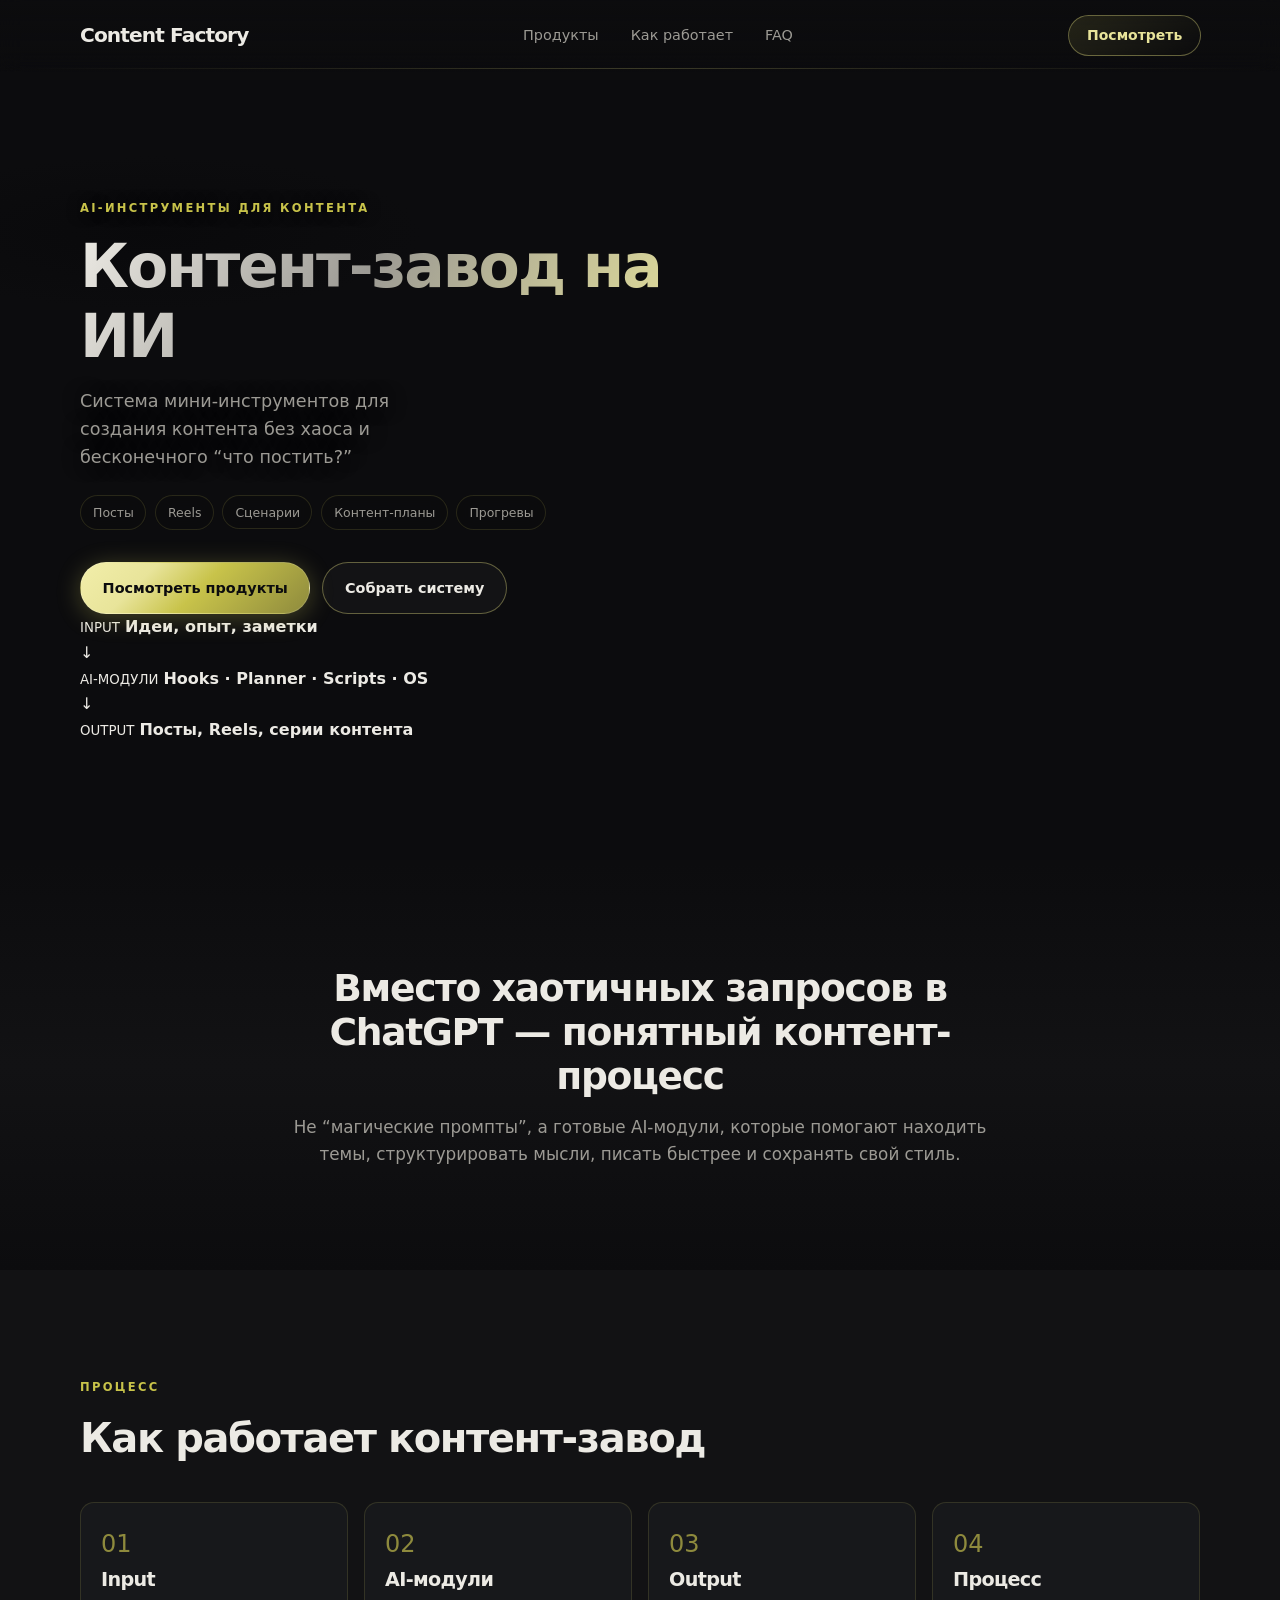
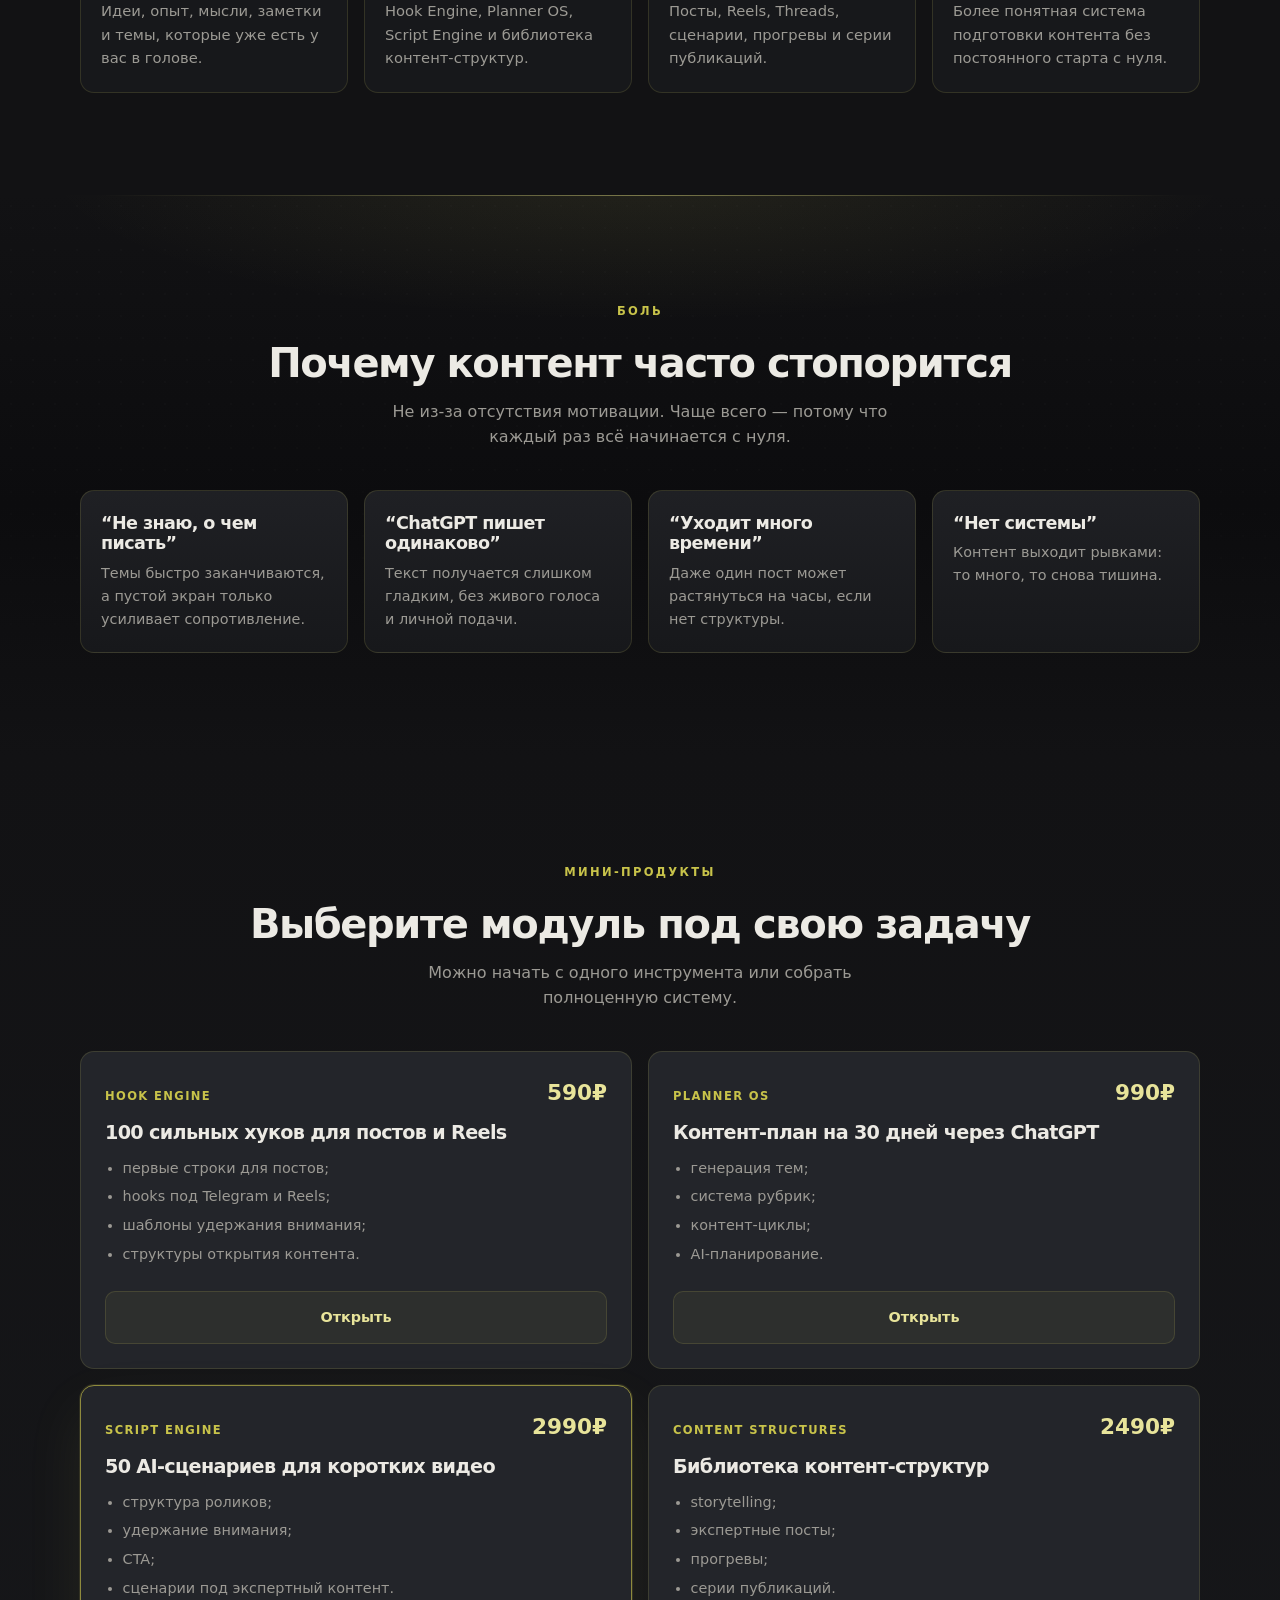
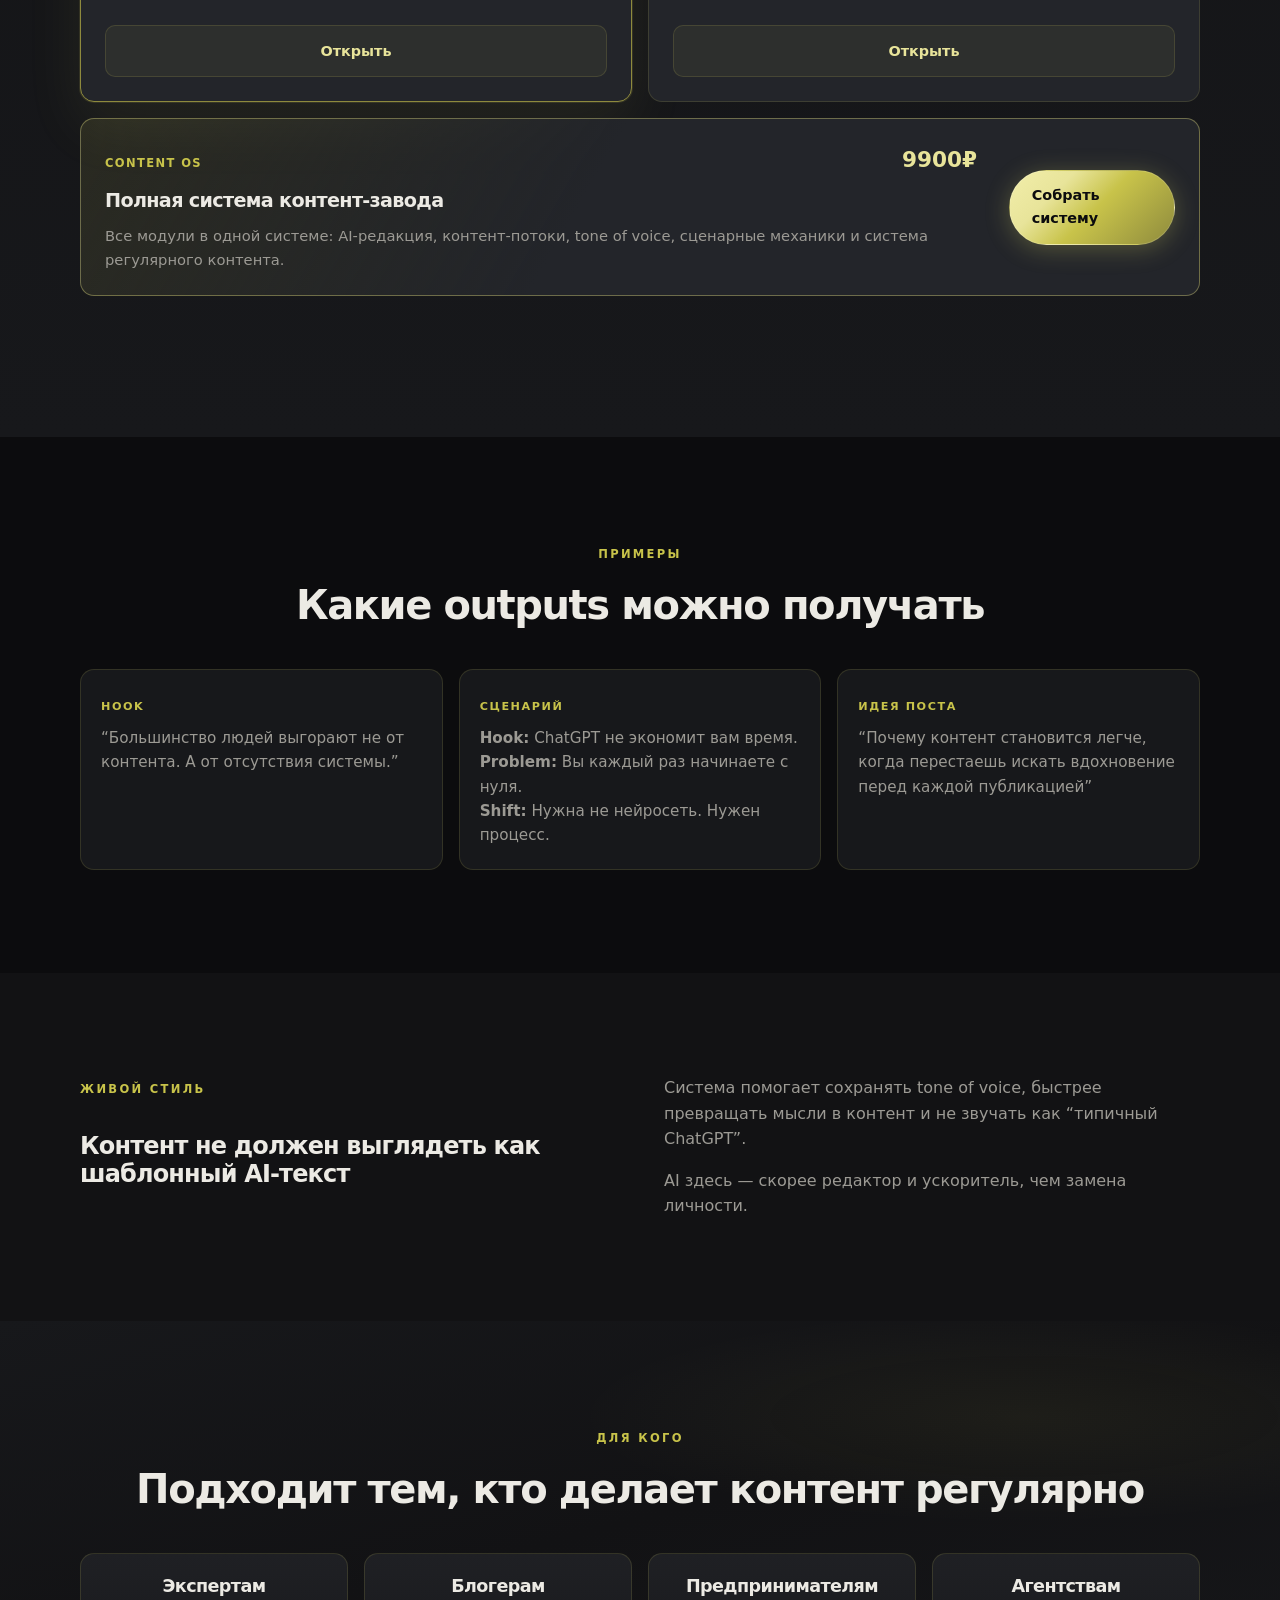
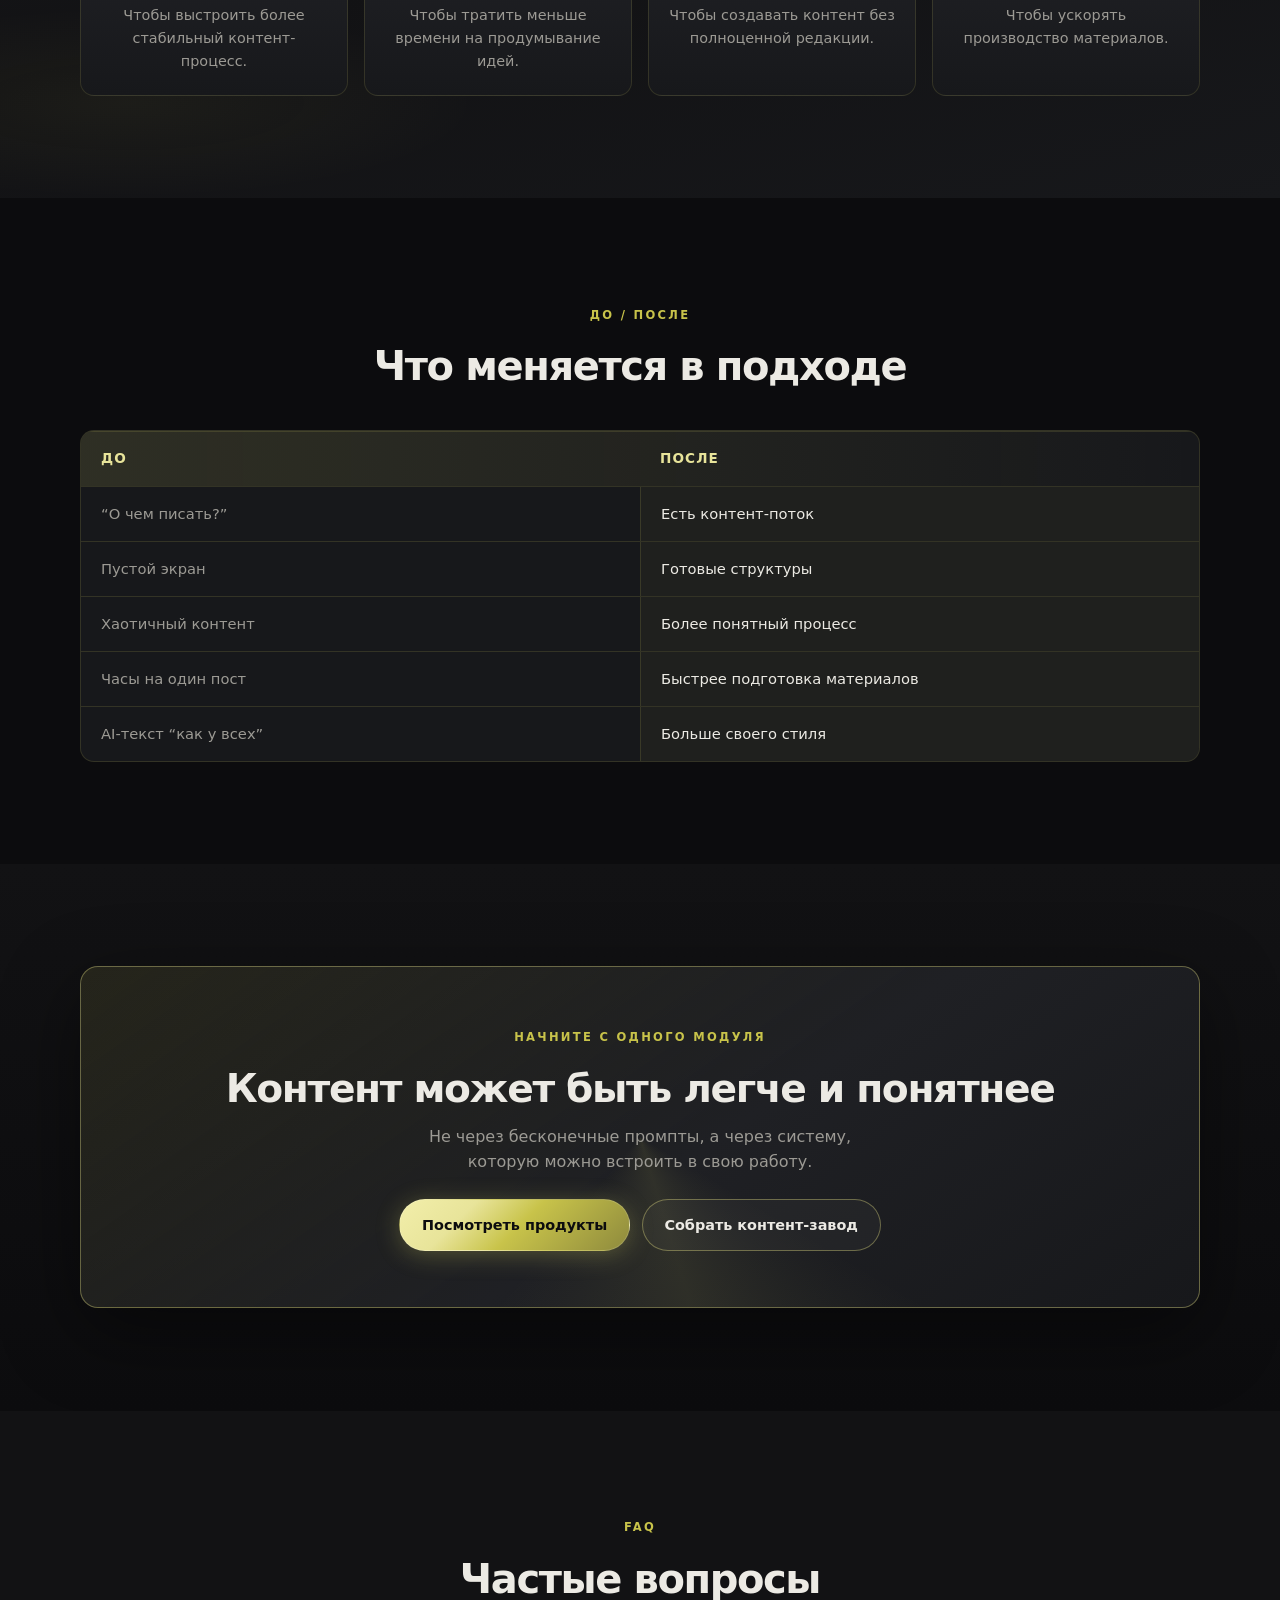
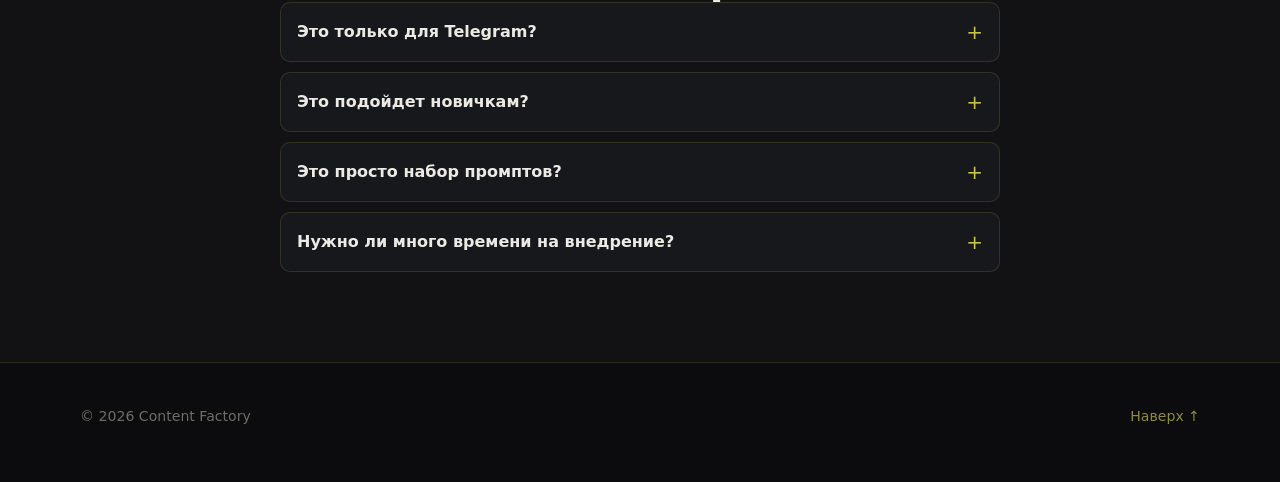
<file: index (4).html>
<!DOCTYPE html>
<html lang="ru">
<head>
  <meta charset="UTF-8" />
  <meta name="viewport" content="width=device-width, initial-scale=1.0" />
  <title>Контент-завод на ИИ</title>
  <meta name="description" content="Система мини-инструментов для создания контента с помощью ИИ: хуки, сценарии, контент-планы и Content OS." />
  <link rel="preconnect" href="https://fonts.googleapis.com">
  <link rel="preconnect" href="https://fonts.gstatic.com" crossorigin>
  <link href="https://fonts.googleapis.com/css2?family=Inter:wght@400;500;600;700;800&display=swap" rel="stylesheet">
  <link rel="stylesheet" href="styles.css" />
</head>
<body>
  <header class="site-header">
    <div class="container header-inner">
      <a class="logo" href="#top">Content Factory</a>
      <nav class="nav" aria-label="Основная навигация">
        <a href="#products">Продукты</a>
        <a href="#how">Как работает</a>
        <a href="#faq">FAQ</a>
      </nav>
      <a class="header-cta" href="#products">Посмотреть</a>
    </div>
  </header>

  <main id="top">
    <section class="hero section">
      <div class="container hero-grid">
        <div class="hero-content">
          <div class="eyebrow">AI-инструменты для контента</div>
          <h1>Контент-завод на ИИ</h1>
          <p class="hero-lead">
            Система мини-инструментов для создания контента без хаоса и бесконечного “что постить?”
          </p>
          <div class="hero-tags" aria-label="Форматы контента">
            <span>Посты</span>
            <span>Reels</span>
            <span>Сценарии</span>
            <span>Контент-планы</span>
            <span>Прогревы</span>
          </div>
          <div class="hero-actions">
            <a class="btn btn-primary" href="#products">Посмотреть продукты</a>
            <a class="btn btn-secondary" href="#system">Собрать систему</a>
          </div>
        </div>

        <div class="hero-card" aria-label="Визуализация контент-завода">
          <div class="mini-window">
            <div class="window-top">
              <span></span><span></span><span></span>
            </div>
            <div class="pipeline">
              <div class="pipeline-item">
                <small>INPUT</small>
                <strong>Идеи, опыт, заметки</strong>
              </div>
              <div class="arrow">↓</div>
              <div class="pipeline-item accent">
                <small>AI-МОДУЛИ</small>
                <strong>Hooks · Planner · Scripts · OS</strong>
              </div>
              <div class="arrow">↓</div>
              <div class="pipeline-item">
                <small>OUTPUT</small>
                <strong>Посты, Reels, серии контента</strong>
              </div>
            </div>
          </div>
        </div>
      </div>
    </section>

    <section class="section intro">
      <div class="container narrow center">
        <h2>Вместо хаотичных запросов в ChatGPT — понятный контент-процесс</h2>
        <p>
          Не “магические промпты”, а готовые AI-модули, которые помогают находить темы,
          структурировать мысли, писать быстрее и сохранять свой стиль.
        </p>
      </div>
    </section>

    <section class="section system" id="how">
      <div class="container">
        <div class="section-heading">
          <span class="eyebrow">Процесс</span>
          <h2>Как работает контент-завод</h2>
        </div>
        <div class="system-grid">
          <article class="system-step">
            <span class="step-number">01</span>
            <h3>Input</h3>
            <p>Идеи, опыт, мысли, заметки и темы, которые уже есть у вас в голове.</p>
          </article>
          <article class="system-step">
            <span class="step-number">02</span>
            <h3>AI-модули</h3>
            <p>Hook Engine, Planner OS, Script Engine и библиотека контент-структур.</p>
          </article>
          <article class="system-step">
            <span class="step-number">03</span>
            <h3>Output</h3>
            <p>Посты, Reels, Threads, сценарии, прогревы и серии публикаций.</p>
          </article>
          <article class="system-step">
            <span class="step-number">04</span>
            <h3>Процесс</h3>
            <p>Более понятная система подготовки контента без постоянного старта с нуля.</p>
          </article>
        </div>
      </div>
    </section>

    <section class="section pain">
      <div class="container">
        <div class="section-heading center">
          <span class="eyebrow">Боль</span>
          <h2>Почему контент часто стопорится</h2>
          <p>Не из-за отсутствия мотивации. Чаще всего — потому что каждый раз всё начинается с нуля.</p>
        </div>
        <div class="cards four">
          <article class="card">
            <h3>“Не знаю, о чем писать”</h3>
            <p>Темы быстро заканчиваются, а пустой экран только усиливает сопротивление.</p>
          </article>
          <article class="card">
            <h3>“ChatGPT пишет одинаково”</h3>
            <p>Текст получается слишком гладким, без живого голоса и личной подачи.</p>
          </article>
          <article class="card">
            <h3>“Уходит много времени”</h3>
            <p>Даже один пост может растянуться на часы, если нет структуры.</p>
          </article>
          <article class="card">
            <h3>“Нет системы”</h3>
            <p>Контент выходит рывками: то много, то снова тишина.</p>
          </article>
        </div>
      </div>
    </section>

    <section class="section products" id="products">
      <div class="container">
        <div class="section-heading center">
          <span class="eyebrow">Мини-продукты</span>
          <h2>Выберите модуль под свою задачу</h2>
          <p>Можно начать с одного инструмента или собрать полноценную систему.</p>
        </div>

        <div class="product-grid">
          <article class="product-card">
            <div>
              <div class="product-top">
                <span class="product-label">Hook Engine</span>
                <strong class="price">590₽</strong>
              </div>
              <h3>100 сильных хуков для постов и Reels</h3>
              <ul>
                <li>первые строки для постов;</li>
                <li>hooks под Telegram и Reels;</li>
                <li>шаблоны удержания внимания;</li>
                <li>структуры открытия контента.</li>
              </ul>
            </div>
            <a class="btn btn-card" href="#">Открыть</a>
          </article>

          <article class="product-card">
            <div>
              <div class="product-top">
                <span class="product-label">Planner OS</span>
                <strong class="price">990₽</strong>
              </div>
              <h3>Контент-план на 30 дней через ChatGPT</h3>
              <ul>
                <li>генерация тем;</li>
                <li>система рубрик;</li>
                <li>контент-циклы;</li>
                <li>AI-планирование.</li>
              </ul>
            </div>
            <a class="btn btn-card" href="#">Открыть</a>
          </article>

          <article class="product-card highlighted">
            <div>
              <div class="product-top">
                <span class="product-label">Script Engine</span>
                <strong class="price">2990₽</strong>
              </div>
              <h3>50 AI-сценариев для коротких видео</h3>
              <ul>
                <li>структура роликов;</li>
                <li>удержание внимания;</li>
                <li>CTA;</li>
                <li>сценарии под экспертный контент.</li>
              </ul>
            </div>
            <a class="btn btn-card" href="#">Открыть</a>
          </article>

          <article class="product-card">
            <div>
              <div class="product-top">
                <span class="product-label">Content Structures</span>
                <strong class="price">2490₽</strong>
              </div>
              <h3>Библиотека контент-структур</h3>
              <ul>
                <li>storytelling;</li>
                <li>экспертные посты;</li>
                <li>прогревы;</li>
                <li>серии публикаций.</li>
              </ul>
            </div>
            <a class="btn btn-card" href="#">Открыть</a>
          </article>

          <article class="product-card product-wide" id="system">
            <div>
              <div class="product-top">
                <span class="product-label">Content OS</span>
                <strong class="price">9900₽</strong>
              </div>
              <h3>Полная система контент-завода</h3>
              <p>
                Все модули в одной системе: AI-редакция, контент-потоки, tone of voice,
                сценарные механики и система регулярного контента.
              </p>
            </div>
            <a class="btn btn-primary" href="#">Собрать систему</a>
          </article>
        </div>
      </div>
    </section>

    <section class="section examples">
      <div class="container">
        <div class="section-heading center">
          <span class="eyebrow">Примеры</span>
          <h2>Какие outputs можно получать</h2>
        </div>
        <div class="examples-grid">
          <article class="example-card">
            <span>Hook</span>
            <p>“Большинство людей выгорают не от контента. А от отсутствия системы.”</p>
          </article>
          <article class="example-card">
            <span>Сценарий</span>
            <p><b>Hook:</b> ChatGPT не экономит вам время.<br><b>Problem:</b> Вы каждый раз начинаете с нуля.<br><b>Shift:</b> Нужна не нейросеть. Нужен процесс.</p>
          </article>
          <article class="example-card">
            <span>Идея поста</span>
            <p>“Почему контент становится легче, когда перестаешь искать вдохновение перед каждой публикацией”</p>
          </article>
        </div>
      </div>
    </section>

    <section class="section anti-ai">
      <div class="container split">
        <div>
          <span class="eyebrow">Живой стиль</span>
          <h2>Контент не должен выглядеть как шаблонный AI-текст</h2>
        </div>
        <div class="text-block">
          <p>
            Система помогает сохранять tone of voice, быстрее превращать мысли в контент
            и не звучать как “типичный ChatGPT”.
          </p>
          <p>AI здесь — скорее редактор и ускоритель, чем замена личности.</p>
        </div>
      </div>
    </section>

    <section class="section audience">
      <div class="container">
        <div class="section-heading center">
          <span class="eyebrow">Для кого</span>
          <h2>Подходит тем, кто делает контент регулярно</h2>
        </div>
        <div class="cards four">
          <article class="card compact"><h3>Экспертам</h3><p>Чтобы выстроить более стабильный контент-процесс.</p></article>
          <article class="card compact"><h3>Блогерам</h3><p>Чтобы тратить меньше времени на продумывание идей.</p></article>
          <article class="card compact"><h3>Предпринимателям</h3><p>Чтобы создавать контент без полноценной редакции.</p></article>
          <article class="card compact"><h3>Агентствам</h3><p>Чтобы ускорять производство материалов.</p></article>
        </div>
      </div>
    </section>

    <section class="section comparison">
      <div class="container">
        <div class="section-heading center">
          <span class="eyebrow">До / после</span>
          <h2>Что меняется в подходе</h2>
        </div>
        <div class="comparison-table" role="table" aria-label="Сравнение подходов">
          <div class="row head" role="row">
            <div role="columnheader">До</div>
            <div role="columnheader">После</div>
          </div>
          <div class="row" role="row"><div>“О чем писать?”</div><div>Есть контент-поток</div></div>
          <div class="row" role="row"><div>Пустой экран</div><div>Готовые структуры</div></div>
          <div class="row" role="row"><div>Хаотичный контент</div><div>Более понятный процесс</div></div>
          <div class="row" role="row"><div>Часы на один пост</div><div>Быстрее подготовка материалов</div></div>
          <div class="row" role="row"><div>AI-текст “как у всех”</div><div>Больше своего стиля</div></div>
        </div>
      </div>
    </section>

    <section class="section final-cta">
      <div class="container cta-box center">
        <span class="eyebrow">Начните с одного модуля</span>
        <h2>Контент может быть легче и понятнее</h2>
        <p>Не через бесконечные промпты, а через систему, которую можно встроить в свою работу.</p>
        <div class="hero-actions center-actions">
          <a class="btn btn-primary" href="#products">Посмотреть продукты</a>
          <a class="btn btn-secondary" href="#system">Собрать контент-завод</a>
        </div>
      </div>
    </section>

    <section class="section faq" id="faq">
      <div class="container narrow">
        <div class="section-heading center">
          <span class="eyebrow">FAQ</span>
          <h2>Частые вопросы</h2>
        </div>
        <details>
          <summary>Это только для Telegram?</summary>
          <p>Нет. Система подходит для Telegram, Reels, Shorts, Threads и других форматов.</p>
        </details>
        <details>
          <summary>Это подойдет новичкам?</summary>
          <p>Да. Всё построено вокруг готовых структур и понятных сценариев использования.</p>
        </details>
        <details>
          <summary>Это просто набор промптов?</summary>
          <p>Нет. Промпты — только часть системы. Основной акцент на процессах, структурах и механике контента.</p>
        </details>
        <details>
          <summary>Нужно ли много времени на внедрение?</summary>
          <p>Нет. Большинство модулей можно начать использовать сразу.</p>
        </details>
      </div>
    </section>
  </main>

  <footer class="footer">
    <div class="container footer-inner">
      <p>© 2026 Content Factory</p>
      <a href="#top">Наверх ↑</a>
    </div>
  </footer>
</body>
</html>
</file>
<file: styles.css>
/* Премиум: серый + лимонный металлик; заголовки — Instrument Sans, текст — DM Sans */
:root {
  --bg-void: #0c0c0e;
  --bg-deep: #121214;
  --bg: #17181b;
  --bg-elevated: #1f2024;
  --bg-card: #23252a;
  /* Лимонный металлик: холоднее и светлее классического золота */
  --gold: #c8c34a;
  --gold-soft: #e8e49a;
  --gold-muted: #8e8a3d;
  --gold-chrome: #f2eeaa;
  --border: rgba(218, 214, 102, 0.14);
  --border-strong: rgba(228, 224, 130, 0.38);
  --gold-glow: rgba(220, 216, 100, 0.26);
  --text: #eceae4;
  --text-muted: #9c9a94;
  --text-dim: #6e6c66;
  --font-sans: "DM Sans", system-ui, sans-serif;
  --font-heading: "Instrument Sans", "DM Sans", system-ui, sans-serif;
  --radius: 14px;
  --radius-sm: 10px;
  --header-h: 72px;
  --ease-out: cubic-bezier(0.22, 1, 0.36, 1);
  --dur: 0.75s;
}

*,
*::before,
*::after {
  box-sizing: border-box;
}

html {
  scroll-behavior: smooth;
  scroll-padding-top: calc(var(--header-h) + 12px);
  scroll-padding-bottom: max(20px, env(safe-area-inset-bottom, 0px));
}

body {
  margin: 0;
  font-family: var(--font-sans);
  font-size: 1rem;
  line-height: 1.6;
  color: var(--text);
  background: var(--bg-void);
  -webkit-font-smoothing: antialiased;
}

.grain {
  pointer-events: none;
  position: fixed;
  inset: 0;
  z-index: 9999;
  opacity: 0.035;
  mix-blend-mode: overlay;
  background-image: url("data:image/svg+xml,%3Csvg viewBox='0 0 256 256' xmlns='http://www.w3.org/2000/svg'%3E%3Cfilter id='n'%3E%3CfeTurbulence type='fractalNoise' baseFrequency='0.85' numOctaves='4' stitchTiles='stitch'/%3E%3C/filter%3E%3Crect width='100%25' height='100%25' filter='url(%23n)'/%3E%3C/svg%3E");
  animation: grain-shift 8s steps(10) infinite;
}

@keyframes grain-shift {
  0%,
  100% {
    transform: translate(0, 0);
  }
  10% {
    transform: translate(-2%, -2%);
  }
  30% {
    transform: translate(2%, -1%);
  }
  50% {
    transform: translate(-1%, 2%);
  }
  70% {
    transform: translate(1%, 1%);
  }
}

@media (prefers-reduced-motion: reduce) {
  .grain {
    animation: none;
  }

  .btn,
  .header-cta {
    transform: none;
  }
}

.container {
  width: min(1120px, 100% - 40px);
  margin-inline: auto;
}

.narrow {
  width: min(720px, 100% - 40px);
}

.center {
  text-align: center;
}

.section {
  padding: clamp(4rem, 8vw, 6.5rem) 0;
  position: relative;
}

/* Появление при скролле */
[data-reveal],
.reveal {
  opacity: 0;
  transform: translateY(28px);
  transition:
    opacity var(--dur) var(--ease-out),
    transform var(--dur) var(--ease-out);
}

[data-reveal].is-visible,
.reveal.is-visible {
  opacity: 1;
  transform: translateY(0);
}

[data-reveal].reveal-skip-transition,
.reveal.reveal-skip-transition {
  transition: none !important;
}

.reveal-delay {
  transition-delay: 0.12s;
}

.hero .hero-content.is-visible .hero-tags span {
  animation: tag-pop 0.55s var(--ease-out) backwards;
}

.hero .hero-content.is-visible .hero-tags span:nth-child(1) {
  animation-delay: 0.15s;
}
.hero .hero-content.is-visible .hero-tags span:nth-child(2) {
  animation-delay: 0.22s;
}
.hero .hero-content.is-visible .hero-tags span:nth-child(3) {
  animation-delay: 0.29s;
}
.hero .hero-content.is-visible .hero-tags span:nth-child(4) {
  animation-delay: 0.36s;
}
.hero .hero-content.is-visible .hero-tags span:nth-child(5) {
  animation-delay: 0.43s;
}

@keyframes tag-pop {
  from {
    opacity: 0;
    transform: translateY(8px) scale(0.96);
  }
  to {
    opacity: 1;
    transform: translateY(0) scale(1);
  }
}

/* Шапка */
.site-header {
  position: sticky;
  top: 0;
  z-index: 100;
  height: var(--header-h);
  display: flex;
  align-items: center;
  background: linear-gradient(180deg, rgba(12, 12, 14, 0.92) 0%, rgba(12, 12, 14, 0.72) 70%, transparent 100%);
  backdrop-filter: blur(12px);
  border-bottom: 1px solid transparent;
  transition: border-color 0.35s ease, background 0.35s ease;
}

.header-scroll-progress {
  position: absolute;
  left: 0;
  right: 0;
  bottom: 0;
  height: 2px;
  z-index: 101;
  pointer-events: none;
  background: rgba(0, 0, 0, 0.35);
}

.header-scroll-progress__bar {
  height: 100%;
  width: 0%;
  background: linear-gradient(90deg, var(--gold-muted), var(--gold), var(--gold-chrome));
  box-shadow: 0 0 14px var(--gold-glow);
}

.site-header::after {
  content: "";
  position: absolute;
  left: 0;
  right: 0;
  bottom: 2px;
  height: 1px;
  background: linear-gradient(90deg, transparent, var(--border-strong), transparent);
  opacity: 0.6;
}

.header-inner {
  display: flex;
  align-items: center;
  justify-content: space-between;
  gap: 1.5rem;
}

.logo {
  font-family: var(--font-heading);
  font-size: 1.26rem;
  font-weight: 600;
  letter-spacing: -0.045em;
  color: var(--text);
  text-decoration: none;
  position: relative;
}

.logo::after {
  content: "";
  position: absolute;
  left: 0;
  bottom: -2px;
  width: 0;
  height: 1px;
  background: linear-gradient(90deg, var(--gold), var(--gold-soft));
  transition: width 0.45s var(--ease-out);
}

.logo:hover::after {
  width: 100%;
}

.nav {
  display: flex;
  gap: clamp(1rem, 3vw, 2rem);
  font-size: 0.9rem;
  font-weight: 500;
}

.nav a {
  color: var(--text-muted);
  text-decoration: none;
  position: relative;
  padding-block: 4px;
  transition: color 0.25s ease;
}

.nav a::after {
  content: "";
  position: absolute;
  left: 0;
  bottom: 0;
  width: 100%;
  height: 1px;
  background: var(--gold);
  transform: scaleX(0);
  transform-origin: right;
  transition: transform 0.4s var(--ease-out);
}

.nav a:hover {
  color: var(--text);
}

.nav a:hover::after {
  transform: scaleX(1);
  transform-origin: left;
}

.header-cta {
  font-size: 0.875rem;
  font-weight: 600;
  padding: 0.55rem 1.1rem;
  border-radius: 999px;
  border: 1px solid var(--border-strong);
  color: var(--gold-soft);
  text-decoration: none;
  background: linear-gradient(145deg, rgba(218, 214, 102, 0.12), transparent);
  --mx: 0px;
  --my: 0px;
  transform: translate3d(var(--mx, 0px), var(--my, 0px), 0);
  transition:
    transform 0.22s var(--ease-out),
    border-color 0.3s ease,
    box-shadow 0.3s ease,
    color 0.2s ease;
}

.header-cta:hover {
  border-color: var(--gold);
  color: var(--text);
  box-shadow: 0 0 24px var(--gold-glow);
}

@media (max-width: 720px) {
  .nav {
    display: none;
  }
}

/* Hero */
.hero.section {
  padding: 0;
}

.hero {
  position: relative;
  isolation: isolate;
  overflow: hidden;
  min-height: clamp(520px, min(88vh, 860px), 920px);
  padding-top: clamp(3.25rem, 7vw, 5rem);
  padding-bottom: clamp(3.5rem, 8vw, 5.5rem);
  display: flex;
  align-items: center;
}

.hero-backdrop {
  position: absolute;
  inset: 0;
  z-index: 0;
  pointer-events: none;
}

.hero-video {
  position: absolute;
  inset: 0;
  width: 100%;
  height: 100%;
  object-fit: cover;
  object-position: 58% 50%;
  transform: scale(1.1);
  filter: saturate(0.95) contrast(1.04) brightness(0.97);
  will-change: object-position;
  animation: hero-video-drift 140s linear infinite;
}

@keyframes hero-video-drift {
  0%,
  100% {
    object-position: 56% 49%;
  }
  12.5% {
    object-position: 63% 47%;
  }
  25% {
    object-position: 65% 52%;
  }
  37.5% {
    object-position: 61% 57%;
  }
  50% {
    object-position: 54% 58%;
  }
  62.5% {
    object-position: 47% 55%;
  }
  75% {
    object-position: 45% 50%;
  }
  87.5% {
    object-position: 50% 46%;
  }
}

.hero-backdrop__scrim {
  position: absolute;
  inset: 0;
  z-index: 1;
  background:
    linear-gradient(
      105deg,
      rgba(12, 12, 14, 0.72) 0%,
      rgba(12, 12, 14, 0.48) 34%,
      rgba(12, 12, 14, 0.18) 58%,
      rgba(12, 12, 14, 0.28) 100%
    ),
    linear-gradient(180deg, rgba(12, 12, 14, 0.12) 0%, transparent 32%, rgba(12, 12, 14, 0.18) 100%);
}

.hero-backdrop__vignette {
  position: absolute;
  inset: 0;
  z-index: 2;
  box-shadow:
    inset 0 0 100px rgba(0, 0, 0, 0.28),
    inset 0 -70px 90px rgba(12, 12, 14, 0.42);
  pointer-events: none;
}

.hero-glow {
  position: absolute;
  z-index: 3;
  top: -8%;
  left: -12%;
  width: min(58vw, 480px);
  height: min(58vw, 480px);
  border-radius: 50%;
  background: radial-gradient(circle, var(--gold-glow) 0%, transparent 68%);
  filter: blur(4px);
  opacity: 0.45;
  animation: glow-pulse 10s ease-in-out infinite;
  pointer-events: none;
}

@keyframes glow-pulse {
  0%,
  100% {
    opacity: 0.38;
    transform: scale(1);
  }
  50% {
    opacity: 0.62;
    transform: scale(1.05);
  }
}

.hero-grid {
  position: relative;
  z-index: 4;
}

.hero-content {
  position: relative;
  max-width: min(38rem, 100%);
}

.hero-content::before {
  content: "";
  position: absolute;
  left: -14%;
  top: -10%;
  width: 118%;
  height: clamp(6.5rem, 26vw, 10.5rem);
  background: radial-gradient(
    ellipse 72% 88% at 22% 48%,
    rgba(6, 6, 8, 0.48) 0%,
    rgba(12, 12, 14, 0.22) 52%,
    transparent 74%
  );
  z-index: -1;
  pointer-events: none;
}

@media (max-width: 720px) {
  .hero-video {
    transform: scale(1.12);
    filter: saturate(0.93) contrast(1.03) brightness(0.92);
  }

  .hero-backdrop__scrim {
    background:
      linear-gradient(
        165deg,
        rgba(12, 12, 14, 0.78) 0%,
        rgba(12, 12, 14, 0.58) 45%,
        rgba(12, 12, 14, 0.38) 100%
      ),
      linear-gradient(180deg, rgba(12, 12, 14, 0.2) 0%, transparent 35%, rgba(12, 12, 14, 0.28) 100%);
  }

  .hero-glow {
    left: -25%;
    top: -15%;
    opacity: 0.32;
  }

  .hero-content::before {
    left: -8%;
    width: 108%;
    height: clamp(7rem, 34vw, 11rem);
    background: radial-gradient(
      ellipse 88% 90% at 24% 46%,
      rgba(6, 6, 8, 0.52) 0%,
      rgba(12, 12, 14, 0.26) 55%,
      transparent 78%
    );
  }
}

@media (prefers-reduced-motion: reduce) {
  .hero-video {
    display: none;
    animation: none;
  }

  .hero-backdrop {
    background:
      radial-gradient(ellipse 100% 70% at 72% 36%, rgba(31, 32, 36, 0.82) 0%, var(--bg-void) 62%),
      linear-gradient(145deg, var(--bg-deep) 0%, var(--bg-void) 100%);
  }

  .hero-glow {
    animation: none;
    opacity: 0.28;
  }

  .product-flagship__glow {
    animation: none;
    opacity: 0.32;
  }
}

.eyebrow {
  display: inline-block;
  font-size: 0.72rem;
  font-weight: 600;
  letter-spacing: 0.2em;
  text-transform: uppercase;
  color: var(--gold);
  margin-bottom: 0.85rem;
}

.hero .eyebrow {
  text-shadow: 0 1px 14px rgba(0, 0, 0, 0.75);
}

h1,
h2,
h3 {
  font-family: var(--font-heading);
  font-weight: 600;
  line-height: 1.17;
  letter-spacing: -0.035em;
  font-optical-sizing: auto;
}

h1 {
  font-size: clamp(2.5rem, 5.5vw, 3.75rem);
  margin: 0 0 1rem;
  background: linear-gradient(120deg, var(--text) 0%, var(--text-muted) 45%, var(--gold-soft) 100%);
  -webkit-background-clip: text;
  background-clip: text;
  color: transparent;
}

.hero h1.hero-title {
  position: relative;
  z-index: 0;
  display: block;
  margin: 0 0 1.15rem;
  max-width: min(100%, 22ch);
  font-family: var(--font-heading);
  font-size: clamp(2.45rem, 5.9vw, 3.85rem);
  font-weight: 700;
  line-height: 1.1;
  letter-spacing: -0.048em;
  text-wrap: balance;
  background: none;
  -webkit-background-clip: unset;
  background-clip: unset;
  color: inherit;
  filter:
    drop-shadow(0 2px 1px rgba(0, 0, 0, 0.92))
    drop-shadow(0 6px 22px rgba(0, 0, 0, 0.52))
    drop-shadow(0 18px 48px rgba(0, 0, 0, 0.36));
}

.hero-title__lead,
.hero-title__accent {
  display: inline;
  font-size: inherit;
  line-height: inherit;
  font-weight: inherit;
  letter-spacing: inherit;
}

.hero-title__lead {
  background: linear-gradient(100deg, #ffffff 0%, #f0ede6 48%, #bcb8b0 100%);
  -webkit-background-clip: text;
  background-clip: text;
  color: transparent;
}

.hero-title__accent {
  margin-left: 0.06em;
  padding: 0 0.02em;
  font-weight: 600;
  letter-spacing: -0.04em;
  white-space: nowrap;
  background: linear-gradient(
    105deg,
    var(--gold-chrome) 0%,
    var(--gold) 42%,
    var(--gold-soft) 78%,
    rgba(200, 195, 74, 0.95) 100%
  );
  -webkit-background-clip: text;
  background-clip: text;
  color: transparent;
  box-decoration-break: clone;
  -webkit-box-decoration-break: clone;
}

.hero h1.hero-title::after {
  content: "";
  display: block;
  width: min(5rem, 32vw);
  height: 3px;
  margin-top: 1rem;
  border-radius: 999px;
  background: linear-gradient(90deg, var(--gold-muted), var(--gold), var(--gold-chrome));
  box-shadow: 0 0 28px rgba(218, 214, 102, 0.38);
  opacity: 0.95;
}

.hero-lead {
  font-size: 1.1rem;
  color: var(--text-muted);
  max-width: 34ch;
  margin: 0 0 1.5rem;
  text-shadow: 0 1px 18px rgba(0, 0, 0, 0.55);
}

.hero-tags {
  display: flex;
  flex-wrap: wrap;
  gap: 0.5rem;
  margin-bottom: 2rem;
}

.hero-tags span {
  font-size: 0.78rem;
  font-weight: 500;
  padding: 0.4rem 0.75rem;
  border-radius: 999px;
  border: 1px solid var(--border);
  color: var(--text-muted);
  background: rgba(12, 12, 14, 0.42);
  backdrop-filter: blur(10px);
  -webkit-backdrop-filter: blur(10px);
}

.hero-actions {
  display: flex;
  flex-wrap: wrap;
  gap: 0.75rem;
}

.btn-hero-system.btn-secondary {
  padding: 0.9rem 1.6rem;
  font-weight: 700;
  font-size: 0.93rem;
  letter-spacing: 0.035em;
  color: var(--gold-chrome);
  border: 1.5px solid rgba(228, 224, 130, 0.62);
  background: linear-gradient(
    158deg,
    rgba(218, 214, 102, 0.26) 0%,
    rgba(218, 214, 102, 0.08) 40%,
    rgba(14, 14, 18, 0.62) 100%
  );
  box-shadow:
    0 0 0 1px rgba(255, 255, 255, 0.09) inset,
    0 8px 28px rgba(0, 0, 0, 0.42),
    0 0 40px rgba(218, 214, 102, 0.2);
  backdrop-filter: blur(12px);
  -webkit-backdrop-filter: blur(12px);
  transition:
    transform 0.22s var(--ease-out),
    box-shadow 0.35s ease,
    border-color 0.28s ease,
    background 0.35s ease,
    color 0.25s ease;
}

.btn-hero-system.btn-secondary:hover {
  color: #faf8f2;
  border-color: rgba(242, 238, 170, 0.95);
  background: linear-gradient(
    165deg,
    rgba(242, 238, 170, 0.32) 0%,
    rgba(218, 214, 102, 0.16) 48%,
    rgba(14, 14, 18, 0.55) 100%
  );
  box-shadow:
    0 0 0 1px rgba(255, 255, 255, 0.14) inset,
    0 12px 40px rgba(0, 0, 0, 0.48),
    0 0 52px rgba(218, 214, 102, 0.35);
  transform: translate3d(var(--mx, 0px), calc(var(--my, 0px) - 2px), 0);
}

.center-actions {
  justify-content: center;
}

/* Кнопки + «золотой блик» */
.btn {
  --mx: 0px;
  --my: 0px;
  display: inline-flex;
  align-items: center;
  justify-content: center;
  gap: 0.5rem;
  padding: 0.85rem 1.35rem;
  border-radius: 999px;
  font-weight: 600;
  font-size: 0.9rem;
  text-decoration: none;
  border: 1px solid transparent;
  cursor: pointer;
  position: relative;
  overflow: hidden;
  transform: translate3d(var(--mx, 0px), var(--my, 0px), 0);
  transition:
    transform 0.22s var(--ease-out),
    box-shadow 0.35s ease,
    border-color 0.25s ease;
}

.btn::before {
  content: "";
  position: absolute;
  inset: 0;
  background: linear-gradient(
    105deg,
    transparent 0%,
    transparent 40%,
    rgba(255, 255, 255, 0.18) 50%,
    transparent 60%,
    transparent 100%
  );
  transform: translateX(-120%);
  transition: transform 0s;
}

.btn:hover::before {
  transform: translateX(120%);
  transition: transform 0.65s var(--ease-out);
}

.btn-primary {
  color: var(--bg-void);
  background: linear-gradient(135deg, var(--gold-chrome) 0%, var(--gold-soft) 28%, var(--gold) 52%, var(--gold-muted) 100%);
  border-color: rgba(255, 255, 255, 0.14);
  box-shadow: 0 4px 24px rgba(218, 214, 102, 0.28);
}

.btn-primary:hover {
  transform: translate3d(var(--mx, 0px), calc(var(--my, 0px) - 2px), 0);
  box-shadow: 0 8px 36px rgba(218, 214, 102, 0.38);
}

.btn-secondary {
  color: var(--text);
  border-color: var(--border-strong);
  background: rgba(255, 255, 255, 0.03);
}

.btn-secondary:hover {
  border-color: var(--gold);
  color: var(--gold-soft);
}

.btn-card {
  width: 100%;
  border-radius: var(--radius-sm);
  border: 1px solid var(--border);
  color: var(--gold-soft);
  background: rgba(218, 214, 102, 0.06);
}

.btn-card:hover {
  border-color: var(--gold);
  background: rgba(218, 214, 102, 0.12);
}


/* Секции */
.intro {
  background: linear-gradient(180deg, var(--bg-void) 0%, var(--bg-deep) 50%, var(--bg-void) 100%);
}

.intro h2 {
  font-size: clamp(1.75rem, 3.5vw, 2.35rem);
  margin: 0 0 1rem;
  color: var(--text);
}

.intro p {
  color: var(--text-muted);
  margin: 0;
  font-size: 1.05rem;
}

.system {
  background: var(--bg-deep);
}

.section-heading h2 {
  font-size: clamp(1.85rem, 3.2vw, 2.5rem);
  margin: 0.35rem 0 0;
  color: var(--text);
}

.section-heading.center p {
  color: var(--text-muted);
  max-width: 52ch;
  margin: 0.75rem auto 0;
}

.system-grid {
  display: grid;
  grid-template-columns: repeat(4, 1fr);
  gap: 1rem;
  margin-top: 2.5rem;
}

@media (max-width: 960px) {
  .system-grid {
    grid-template-columns: repeat(2, 1fr);
  }
}

@media (max-width: 520px) {
  .system-grid {
    grid-template-columns: 1fr;
  }
}

.system-step {
  padding: 1.35rem 1.25rem;
  border-radius: var(--radius);
  border: 1px solid var(--border);
  background: var(--bg);
  transition:
    border-color 0.35s ease,
    transform 0.35s var(--ease-out),
    box-shadow 0.35s ease;
}

.system.is-visible .system-step {
  animation: step-rise 0.6s var(--ease-out) backwards;
  animation-delay: calc(0.08s + var(--i, 0) * 0.08s);
}

@keyframes step-rise {
  from {
    opacity: 0;
    transform: translateY(20px);
  }
  to {
    opacity: 1;
    transform: translateY(0);
  }
}

.system-step:hover {
  border-color: var(--border-strong);
  transform: translateY(-4px);
  box-shadow: 0 16px 40px rgba(0, 0, 0, 0.35);
}

.step-number {
  font-family: var(--font-heading);
  font-size: 1.5rem;
  color: var(--gold-muted);
  display: block;
  margin-bottom: 0.35rem;
}

.system-step h3 {
  font-size: 1.2rem;
  margin: 0 0 0.5rem;
  color: var(--text);
}

.system-step p {
  margin: 0;
  font-size: 0.92rem;
  color: var(--text-muted);
}

.pain > .container {
  position: relative;
  z-index: 1;
}

.pain {
  position: relative;
  background:
    radial-gradient(ellipse 85% 50% at 50% -5%, rgba(218, 214, 102, 0.09), transparent 55%),
    linear-gradient(180deg, var(--bg-deep) 0%, var(--bg-void) 55%, var(--bg-deep) 100%);
}

.pain::before {
  content: "";
  position: absolute;
  inset: 0;
  background-image: radial-gradient(rgba(255, 255, 255, 0.04) 1px, transparent 1px);
  background-size: 22px 22px;
  opacity: 0.35;
  pointer-events: none;
  mask-image: linear-gradient(180deg, black 0%, black 40%, transparent 100%);
}

.pain::after {
  content: "";
  position: absolute;
  top: 0;
  left: 8%;
  right: 8%;
  height: 1px;
  background: linear-gradient(90deg, transparent, rgba(228, 224, 130, 0.45), transparent);
  pointer-events: none;
}

.card--pain {
  counter-increment: pain;
  position: relative;
  overflow: hidden;
  padding: 1.55rem 1.45rem 1.45rem 1.5rem;
  border: 1px solid rgba(228, 224, 130, 0.22);
  background:
    linear-gradient(125deg, rgba(218, 214, 102, 0.1) 0%, transparent 38%),
    linear-gradient(180deg, rgba(35, 37, 42, 0.98) 0%, var(--bg) 100%);
  box-shadow:
    0 14px 44px rgba(0, 0, 0, 0.35),
    inset 0 1px 0 rgba(255, 255, 255, 0.04);
  transition:
    transform 0.35s var(--ease-out),
    border-color 0.35s ease,
    box-shadow 0.35s ease;
}

.card--pain::before {
  content: counter(pain, decimal-leading-zero);
  position: absolute;
  top: 0.45rem;
  right: 0.5rem;
  font-family: var(--font-heading);
  font-size: clamp(2.1rem, 4.5vw, 2.85rem);
  font-weight: 600;
  line-height: 1;
  letter-spacing: 0;
  color: rgba(218, 214, 102, 0.09);
  pointer-events: none;
}

.card--pain::after {
  content: "";
  position: absolute;
  left: 0;
  top: 1rem;
  bottom: 1rem;
  width: 3px;
  border-radius: 0 4px 4px 0;
  background: linear-gradient(180deg, var(--gold-muted), var(--gold), var(--gold-chrome));
  opacity: 0.85;
  box-shadow: 0 0 20px rgba(218, 214, 102, 0.25);
}

.card--pain:hover {
  transform: translateY(-5px);
  border-color: rgba(228, 224, 130, 0.42);
  box-shadow:
    0 22px 56px rgba(0, 0, 0, 0.42),
    0 0 0 1px rgba(218, 214, 102, 0.12),
    inset 0 1px 0 rgba(255, 255, 255, 0.06);
}

.card--pain h3 {
  position: relative;
  z-index: 1;
  font-family: var(--font-heading);
  font-size: 1.22rem;
  font-style: normal;
  font-weight: 700;
  letter-spacing: 0.02em;
  line-height: 1.38;
  margin: 0 0 0.65rem;
  padding-right: 3.25rem;
  color: #f2f0ea;
  text-wrap: balance;
}

.card--pain p {
  position: relative;
  z-index: 1;
  font-size: 0.93rem;
  line-height: 1.55;
  color: rgba(156, 154, 148, 0.95);
}

.pain.is-visible .card--pain {
  animation: step-rise 0.55s var(--ease-out) backwards;
  animation-delay: calc(0.06s + var(--i, 0) * 0.08s);
}

.cards {
  display: grid;
  gap: 1rem;
  margin-top: 2.5rem;
}

.cards.four {
  grid-template-columns: repeat(4, 1fr);
}

@media (max-width: 960px) {
  .cards.four {
    grid-template-columns: repeat(2, 1fr);
  }
}

@media (max-width: 560px) {
  .cards.four {
    grid-template-columns: 1fr;
  }
}

.cards.cards--pain {
  counter-reset: pain;
}

.cards.cards--pain.four {
  grid-template-columns: 1fr;
  gap: 1.15rem;
}

@media (min-width: 680px) {
  .cards.cards--pain.four {
    grid-template-columns: repeat(2, minmax(0, 1fr));
    gap: 1.2rem 1.35rem;
  }
}

@media (min-width: 961px) {
  .cards.cards--pain.four {
    grid-template-columns: repeat(2, minmax(0, 1fr));
    max-width: 920px;
    margin-inline: auto;
  }
}

.cards.cards--audience.four {
  grid-template-columns: 1fr;
  gap: 1.1rem;
}

@media (min-width: 640px) {
  .cards.cards--audience.four {
    grid-template-columns: repeat(2, minmax(0, 1fr));
  }
}

@media (min-width: 1024px) {
  .cards.cards--audience.four {
    grid-template-columns: repeat(4, minmax(0, 1fr));
    gap: 1rem;
  }
}

.card {
  padding: 1.35rem 1.25rem;
  border-radius: var(--radius);
  border: 1px solid var(--border);
  background: linear-gradient(180deg, var(--bg-elevated), var(--bg));
}

.card h3 {
  font-size: 1.1rem;
  margin: 0 0 0.5rem;
  color: var(--text);
}

.card p {
  margin: 0;
  font-size: 0.9rem;
  color: var(--text-muted);
}

.card.compact {
  text-align: center;
}

.products {
  background: linear-gradient(180deg, var(--bg-deep) 0%, var(--bg) 100%);
  /* нижние карточки + тени не упираются визуально в следующую секцию */
  padding-bottom: clamp(5.5rem, 11vw, 9rem);
}

.product-grid {
  display: grid;
  grid-template-columns: repeat(2, 1fr);
  gap: 1rem;
  margin-top: 2.5rem;
}

@media (max-width: 720px) {
  .product-grid {
    grid-template-columns: 1fr;
  }
}

.product-card {
  padding: 1.5rem;
  border-radius: var(--radius);
  border: 1px solid var(--border);
  background: var(--bg-card);
  display: flex;
  flex-direction: column;
  justify-content: space-between;
  gap: 1.25rem;
  transition:
    border-color 0.35s ease,
    box-shadow 0.35s ease,
    transform 0.35s var(--ease-out);
}

.products.is-visible .product-card {
  animation: step-rise 0.55s var(--ease-out) backwards;
  animation-delay: calc(0.05s + var(--i, 0) * 0.06s);
}

.product-card:hover {
  border-color: var(--border-strong);
  transform: translateY(-3px);
  box-shadow: 0 20px 50px rgba(0, 0, 0, 0.4);
}

.product-top {
  display: flex;
  justify-content: space-between;
  align-items: baseline;
  gap: 1rem;
  margin-bottom: 0.75rem;
}

.product-label {
  font-size: 0.72rem;
  font-weight: 700;
  letter-spacing: 0.12em;
  text-transform: uppercase;
  color: var(--gold);
}

.price {
  font-family: var(--font-heading);
  font-size: 1.35rem;
  color: var(--gold-soft);
}

.product-card h3 {
  font-size: 1.2rem;
  margin: 0 0 0.75rem;
  color: var(--text);
}

.product-card ul {
  margin: 0;
  padding-left: 1.1rem;
  color: var(--text-muted);
  font-size: 0.9rem;
}

.product-card ul li {
  margin-bottom: 0.35rem;
}

.product-card > div > p {
  margin: 0;
  color: var(--text-muted);
  font-size: 0.92rem;
}

.product-wide {
  grid-column: 1 / -1;
  flex-direction: row;
  align-items: center;
  gap: 2rem;
  border-color: var(--border-strong);
  background: linear-gradient(120deg, rgba(218, 214, 102, 0.1), var(--bg-card) 45%);
}

.product-flagship.product-wide {
  flex-direction: column;
  align-items: stretch;
  gap: 0;
  position: relative;
  padding: clamp(1.75rem, 4vw, 2.5rem);
  border-color: rgba(228, 224, 130, 0.42);
  background:
    linear-gradient(155deg, rgba(18, 19, 22, 0.92) 0%, var(--bg-card) 38%, var(--bg-elevated) 100%),
    linear-gradient(135deg, rgba(218, 214, 102, 0.14) 0%, transparent 55%);
  box-shadow:
    0 0 0 1px rgba(242, 238, 170, 0.14) inset,
    0 28px 80px rgba(0, 0, 0, 0.48),
    0 0 80px rgba(218, 214, 102, 0.07);
  overflow: visible;
}

.product-flagship__glow {
  position: absolute;
  inset: -4px;
  border-radius: calc(var(--radius) + 8px);
  z-index: 0;
  pointer-events: none;
  background: conic-gradient(
    from 200deg,
    transparent 0%,
    rgba(218, 214, 102, 0.06) 18%,
    rgba(242, 238, 170, 0.14) 42%,
    rgba(218, 214, 102, 0.08) 58%,
    transparent 78%
  );
  opacity: 0.9;
  animation: flagship-glow-spin 22s linear infinite;
}

@keyframes flagship-glow-spin {
  to {
    transform: rotate(360deg);
  }
}

.product-flagship__layout {
  position: relative;
  z-index: 1;
  display: flex;
  flex-direction: row;
  align-items: center;
  gap: clamp(1.5rem, 4vw, 3rem);
  width: 100%;
}

.product-flagship__copy {
  flex: 1;
  min-width: 0;
}

.product-flagship-badge {
  display: inline-block;
  font-size: 0.62rem;
  font-weight: 700;
  letter-spacing: 0.2em;
  text-transform: uppercase;
  color: var(--bg-void);
  background: linear-gradient(135deg, var(--gold-chrome), var(--gold-soft) 55%, var(--gold) 100%);
  padding: 0.4rem 0.75rem;
  border-radius: 8px;
  margin-bottom: 0.95rem;
  box-shadow: 0 6px 24px rgba(218, 214, 102, 0.28);
}

.product-flagship .product-top {
  margin-bottom: 0.65rem;
}

.product-flagship .product-flagship-title {
  font-family: var(--font-heading);
  font-size: clamp(1.5rem, 3vw, 2.05rem);
  font-weight: 600;
  line-height: 1.18;
  margin: 0 0 0.85rem;
  letter-spacing: -0.035em;
  background: linear-gradient(110deg, var(--text) 0%, var(--text-muted) 38%, var(--gold-soft) 92%);
  -webkit-background-clip: text;
  background-clip: text;
  color: transparent;
}

.product-flagship-lead {
  font-size: 1.02rem;
  line-height: 1.55;
  color: var(--text-muted);
  margin: 0 0 1.15rem;
  max-width: 50ch;
}

.product-flagship-perks {
  margin: 0;
  padding: 0;
  list-style: none;
  display: grid;
  gap: 0.5rem;
}

.product-flagship-perks li {
  position: relative;
  padding-left: 1.4rem;
  font-size: 0.9rem;
  color: var(--text);
  font-weight: 500;
  line-height: 1.35;
}

.product-flagship-perks li::before {
  content: "";
  position: absolute;
  left: 0;
  top: 0.48em;
  width: 7px;
  height: 7px;
  border-radius: 50%;
  background: linear-gradient(145deg, var(--gold-chrome), var(--gold));
  box-shadow: 0 0 12px var(--gold-glow);
}

.product-flagship .product-flagship-price {
  font-size: clamp(1.55rem, 2.8vw, 1.95rem);
  color: var(--gold-chrome);
  text-shadow: 0 0 40px rgba(218, 214, 102, 0.25);
}

.product-flagship__action {
  display: flex;
  flex-direction: column;
  align-items: stretch;
  justify-content: center;
  gap: 0.7rem;
  flex-shrink: 0;
}

.btn-flagship-cta {
  padding: 1rem 1.75rem;
  font-size: 0.95rem;
  font-weight: 700;
  white-space: nowrap;
}

.product-flagship-note {
  margin: 0;
  font-size: 0.68rem;
  font-weight: 600;
  letter-spacing: 0.14em;
  text-transform: uppercase;
  color: var(--gold-muted);
  text-align: center;
  max-width: 14rem;
}

.product-flagship.product-card:hover {
  transform: translateY(-5px);
  border-color: rgba(242, 238, 170, 0.45);
  box-shadow:
    0 0 0 1px rgba(242, 238, 170, 0.18) inset,
    0 36px 100px rgba(0, 0, 0, 0.52),
    0 0 90px rgba(218, 214, 102, 0.12);
}

@media (max-width: 720px) {
  .product-wide {
    flex-direction: column;
    align-items: stretch;
  }

  .product-flagship__layout {
    flex-direction: column;
    align-items: stretch;
  }

  .product-flagship__action {
    align-items: stretch;
  }

  .btn-flagship-cta {
    width: 100%;
    justify-content: center;
  }

  .product-flagship-note {
    max-width: none;
  }
}

.product-card.highlighted {
  border-color: var(--gold-muted);
  box-shadow: 0 0 0 1px rgba(218, 214, 102, 0.12), 0 24px 60px rgba(218, 214, 102, 0.08);
}

.examples {
  background: var(--bg-void);
}

.examples-grid {
  display: grid;
  grid-template-columns: repeat(3, 1fr);
  gap: 1rem;
  margin-top: 2.5rem;
}

@media (max-width: 900px) {
  .examples-grid {
    grid-template-columns: 1fr;
  }
}

.example-card {
  padding: 1.35rem 1.25rem;
  border-radius: var(--radius);
  border: 1px solid var(--border);
  background: var(--bg);
  transition: border-color 0.3s ease;
}

.examples.is-visible .example-card {
  animation: step-rise 0.55s var(--ease-out) backwards;
  animation-delay: calc(0.08s + var(--i, 0) * 0.1s);
}

.example-card:hover {
  border-color: var(--border-strong);
}

.example-card span {
  display: inline-block;
  font-size: 0.7rem;
  font-weight: 700;
  letter-spacing: 0.14em;
  text-transform: uppercase;
  color: var(--gold);
  margin-bottom: 0.65rem;
}

.example-card p {
  margin: 0;
  color: var(--text-muted);
  font-size: 0.95rem;
}

.anti-ai {
  background: var(--bg-deep);
}

.split {
  display: grid;
  grid-template-columns: 1fr 1fr;
  gap: clamp(1.5rem, 4vw, 3rem);
  align-items: start;
}

@media (max-width: 720px) {
  .split {
    grid-template-columns: 1fr;
  }
}

.text-block p {
  color: var(--text-muted);
  margin: 0 0 1rem;
}

.text-block p:last-child {
  margin-bottom: 0;
}

.audience > .container {
  position: relative;
  z-index: 1;
}

.audience {
  position: relative;
  background:
    radial-gradient(ellipse 70% 45% at 80% 20%, rgba(218, 214, 102, 0.06), transparent 50%),
    radial-gradient(ellipse 55% 40% at 10% 80%, rgba(218, 214, 102, 0.05), transparent 50%),
    linear-gradient(165deg, var(--bg) 0%, var(--bg-deep) 45%, var(--bg) 100%);
}

.card--audience {
  display: grid;
  grid-template-columns: auto 1fr;
  align-items: start;
  gap: 1rem 1.15rem;
  text-align: left;
  padding: 1.45rem 1.3rem;
  border-radius: calc(var(--radius) + 2px);
  border: 1px solid var(--border);
  background:
    linear-gradient(145deg, rgba(218, 214, 102, 0.07) 0%, transparent 55%),
    linear-gradient(180deg, var(--bg-elevated), var(--bg-card));
  box-shadow: 0 10px 36px rgba(0, 0, 0, 0.28);
  transition:
    transform 0.32s var(--ease-out),
    border-color 0.3s ease,
    box-shadow 0.32s ease;
}

.card--audience:hover {
  transform: translateY(-4px);
  border-color: var(--border-strong);
  box-shadow:
    0 18px 48px rgba(0, 0, 0, 0.38),
    0 0 0 1px rgba(218, 214, 102, 0.1);
}

.card-audience__sigil {
  display: inline-flex;
  align-items: center;
  justify-content: center;
  width: 2.7rem;
  height: 2.7rem;
  flex-shrink: 0;
  margin-top: 0.05rem;
  border-radius: 12px;
  font-family: var(--font-sans);
  font-weight: 700;
  font-size: 1rem;
  letter-spacing: -0.02em;
  color: var(--gold-chrome);
  border: 1px solid rgba(228, 224, 130, 0.45);
  background: linear-gradient(155deg, rgba(218, 214, 102, 0.22), rgba(218, 214, 102, 0.05));
  box-shadow:
    inset 0 1px 0 rgba(255, 255, 255, 0.12),
    0 6px 20px rgba(0, 0, 0, 0.25);
}

.cards--audience .card:nth-child(2) .card-audience__sigil {
  border-color: rgba(200, 195, 74, 0.5);
  background: linear-gradient(155deg, rgba(200, 195, 74, 0.2), rgba(218, 214, 102, 0.04));
}

.cards--audience .card:nth-child(3) .card-audience__sigil {
  border-color: rgba(142, 138, 61, 0.55);
  color: var(--gold-soft);
}

.cards--audience .card:nth-child(4) .card-audience__sigil {
  border-color: rgba(228, 224, 130, 0.38);
  background: linear-gradient(155deg, rgba(242, 238, 170, 0.16), rgba(218, 214, 102, 0.04));
}

.card-audience__copy h3 {
  margin: 0 0 0.4rem;
  font-size: 1.12rem;
  color: var(--text);
}

.card-audience__copy p {
  margin: 0;
  font-size: 0.9rem;
  line-height: 1.5;
  color: var(--text-muted);
}

@media (min-width: 1024px) {
  .card--audience {
    grid-template-columns: 1fr;
    justify-items: center;
    text-align: center;
    padding: 1.55rem 1.1rem 1.45rem;
  }

  .card-audience__sigil {
    width: 3.1rem;
    height: 3.1rem;
    border-radius: 50%;
    margin-top: 0;
    font-size: 1.08rem;
  }

  .card-audience__copy h3 {
    margin-top: 0.15rem;
  }
}

.audience.is-visible .card--audience {
  animation: step-rise 0.5s var(--ease-out) backwards;
  animation-delay: calc(0.05s + var(--i, 0) * 0.08s);
}

.comparison {
  background: var(--bg-void);
}

.comparison-table {
  margin-top: 2.5rem;
  border-radius: var(--radius);
  border: 1px solid var(--border);
  overflow: hidden;
  background: var(--bg);
}

.comparison-table .row {
  display: grid;
  grid-template-columns: 1fr 1fr;
  border-top: 1px solid var(--border);
}

.comparison-table .row.head {
  background: linear-gradient(90deg, rgba(218, 214, 102, 0.12), transparent);
  font-weight: 600;
  font-size: 0.85rem;
  letter-spacing: 0.08em;
  text-transform: uppercase;
  color: var(--gold-soft);
}

.comparison-table .row.head div {
  padding: 1rem 1.25rem;
}

.comparison-table .row:not(.head) div {
  padding: 0.95rem 1.25rem;
  font-size: 0.92rem;
  color: var(--text-muted);
}

.comparison-table .row:not(.head) div:last-child {
  color: var(--text);
  border-left: 1px solid var(--border);
  background: rgba(218, 214, 102, 0.04);
}

.final-cta {
  background: linear-gradient(180deg, var(--bg-deep), var(--bg-void));
}

.cta-box {
  padding: clamp(2.5rem, 5vw, 3.5rem);
  border-radius: calc(var(--radius) + 4px);
  border: 1px solid var(--border-strong);
  background: linear-gradient(145deg, rgba(218, 214, 102, 0.1) 0%, var(--bg-elevated) 55%, var(--bg) 100%);
  box-shadow: 0 24px 80px rgba(0, 0, 0, 0.45);
  position: relative;
  overflow: hidden;
}

.cta-box::before {
  content: "";
  position: absolute;
  inset: -50%;
  background: conic-gradient(from 120deg, transparent 0%, var(--gold-glow) 12%, transparent 28%);
  animation: cta-rotate 14s linear infinite;
  opacity: 0.35;
  pointer-events: none;
}

@keyframes cta-rotate {
  to {
    transform: rotate(360deg);
  }
}

.cta-box > * {
  position: relative;
  z-index: 1;
}

@media (prefers-reduced-motion: reduce) {
  .cta-box::before {
    animation: none;
  }
}

.cta-box h2 {
  font-size: clamp(1.85rem, 3.2vw, 2.45rem);
  margin: 0.35rem 0 0.75rem;
  color: var(--text);
}

.cta-box > p {
  color: var(--text-muted);
  max-width: 48ch;
  margin: 0 auto 1.5rem;
}

.faq {
  background: var(--bg-deep);
  padding-bottom: 5rem;
}

.faq details {
  border: 1px solid var(--border);
  border-radius: var(--radius-sm);
  padding: 0 1rem;
  margin-bottom: 0.65rem;
  background: var(--bg);
  transition: border-color 0.25s ease;
}

.faq details[open] {
  border-color: var(--border-strong);
}

.faq summary {
  cursor: pointer;
  font-weight: 600;
  padding: 1rem 0;
  list-style: none;
  color: var(--text);
  position: relative;
  padding-right: 2rem;
}

.faq summary::-webkit-details-marker {
  display: none;
}

.faq summary::after {
  content: "+";
  position: absolute;
  right: 0;
  top: 50%;
  transform: translateY(-50%);
  font-size: 1.25rem;
  font-weight: 400;
  color: var(--gold);
  transition: transform 0.35s var(--ease-out);
}

.faq details[open] summary::after {
  transform: translateY(-50%) rotate(45deg);
}

.faq details p {
  margin: 0 0 1rem;
  padding-top: 0;
  color: var(--text-muted);
  font-size: 0.95rem;
}

.footer {
  padding: 1.75rem 0 2.5rem;
  border-top: 1px solid var(--border);
  background: var(--bg-void);
}

.footer-inner {
  display: flex;
  justify-content: space-between;
  align-items: center;
  gap: 1rem;
  font-size: 0.88rem;
  color: var(--text-dim);
}

.footer a {
  color: var(--gold-muted);
  text-decoration: none;
  transition: color 0.2s ease;
}

.footer a:hover {
  color: var(--gold-soft);
}

body.product-modal-open .grain {
  visibility: hidden;
  pointer-events: none !important;
  z-index: 0 !important;
}

/* —— Hook Engine: кастомная модалка (без native dialog — стабильнее в Яндекс.Браузере) —— */
.hook-modal[hidden] {
  display: none !important;
}

.hook-modal:not([hidden]) {
  display: flex;
  align-items: center;
  justify-content: center;
}

.hook-modal {
  position: fixed;
  inset: 0;
  z-index: 10050;
  padding: clamp(0.75rem, 3vw, 1.25rem);
  color: var(--text);
  font-family: var(--font-sans);
}

.hook-modal__backdrop {
  position: absolute;
  inset: 0;
  background: rgba(8, 8, 10, 0.78);
  backdrop-filter: blur(10px);
  cursor: pointer;
}

.hook-modal__dialog {
  position: relative;
  z-index: 1;
  width: 100%;
  max-width: min(720px, 100%);
}

.product-modal__panel {
  position: relative;
  width: 100%;
  max-height: min(92vh, 900px);
  display: flex;
  flex-direction: column;
  isolation: isolate;
  border-radius: calc(var(--radius) + 4px);
  border: 1px solid var(--border-strong);
  background: linear-gradient(165deg, var(--bg-elevated) 0%, var(--bg-deep) 45%, var(--bg-void) 100%);
  box-shadow:
    0 0 0 1px rgba(242, 238, 170, 0.08) inset,
    0 32px 100px rgba(0, 0, 0, 0.55),
    0 0 80px rgba(218, 214, 102, 0.06);
}

.product-modal__close {
  position: absolute;
  top: 0.85rem;
  right: 0.85rem;
  z-index: 500;
  margin: 0;
  -webkit-appearance: none;
  appearance: none;
  width: 2.5rem;
  height: 2.5rem;
  display: grid;
  place-items: center;
  border-radius: 50%;
  border: 1px solid var(--border);
  background: rgba(0, 0, 0, 0.35);
  color: var(--gold-soft);
  font-size: 1.35rem;
  line-height: 1;
  cursor: pointer;
  transition:
    border-color 0.25s ease,
    color 0.2s ease,
    background 0.25s ease;
}

.product-modal__close:hover {
  border-color: var(--gold);
  color: var(--text);
  background: rgba(218, 214, 102, 0.1);
}

.product-modal__scroll {
  flex: 1;
  min-height: 0;
  overflow-y: auto;
  padding: clamp(1.5rem, 4vw, 2.25rem);
  padding-top: clamp(2.25rem, 5vw, 3rem);
  padding-right: clamp(3rem, 8vw, 3.75rem);
  -webkit-overflow-scrolling: touch;
}

.product-modal__head {
  margin-bottom: 1.5rem;
}

.product-modal__head .eyebrow {
  margin-bottom: 0.65rem;
}

.product-modal__title {
  font-family: var(--font-heading);
  font-size: clamp(1.65rem, 4vw, 2.25rem);
  font-weight: 600;
  line-height: 1.18;
  margin: 0 0 0.75rem;
  letter-spacing: -0.035em;
  background: linear-gradient(110deg, var(--text) 0%, var(--text-muted) 40%, var(--gold-soft) 100%);
  -webkit-background-clip: text;
  background-clip: text;
  color: transparent;
}

.product-modal__lead {
  margin: 0;
  font-size: 1.05rem;
  color: var(--gold-soft);
  font-weight: 500;
}

.product-modal__year-note {
  margin: 0.85rem 0 0;
  font-size: 0.88rem;
  line-height: 1.55;
  color: var(--text-muted);
  max-width: 42ch;
}

.product-modal__year-note strong {
  color: var(--gold-soft);
  font-weight: 600;
}

.product-modal__section {
  margin-bottom: 1.5rem;
}

.product-modal__h3 {
  font-family: var(--font-heading);
  font-size: 1.35rem;
  font-weight: 600;
  margin: 0 0 0.65rem;
  color: var(--text);
}

.product-modal__h4 {
  font-family: var(--font-sans);
  font-size: 0.95rem;
  font-weight: 700;
  letter-spacing: 0.06em;
  text-transform: uppercase;
  color: var(--gold);
  margin: 0 0 0.5rem;
}

.product-modal__p {
  margin: 0 0 0.65rem;
  color: var(--text-muted);
  font-size: 0.95rem;
  line-height: 1.6;
}

.product-modal__accent {
  color: var(--text);
  font-weight: 600;
}

.product-modal__list {
  margin: 0 0 0.85rem;
  padding-left: 1.2rem;
  color: var(--text-muted);
  font-size: 0.92rem;
  line-height: 1.55;
}

.product-modal__list li {
  margin-bottom: 0.3rem;
}

.product-modal__list--check {
  list-style: none;
  padding-left: 0;
}

.product-modal__list--check li {
  position: relative;
  padding-left: 1.25rem;
  margin-bottom: 0.4rem;
  color: var(--text);
}

.product-modal__list--check li::before {
  content: "";
  position: absolute;
  left: 0;
  top: 0.5em;
  width: 6px;
  height: 6px;
  border-radius: 50%;
  background: linear-gradient(145deg, var(--gold-chrome), var(--gold));
  box-shadow: 0 0 10px var(--gold-glow);
}

.product-modal__rule {
  border: none;
  height: 1px;
  margin: 1.75rem 0;
  background: linear-gradient(90deg, transparent, var(--border-strong), transparent);
  opacity: 0.85;
}

.hook-types {
  display: grid;
  gap: 0.85rem;
  margin-top: 1rem;
}

.hook-type {
  padding: 1rem 1.1rem;
  border-radius: var(--radius-sm);
  border: 1px solid var(--border);
  background: rgba(0, 0, 0, 0.2);
}

.hook-type__label {
  font-family: var(--font-sans);
  font-size: 0.72rem;
  font-weight: 700;
  letter-spacing: 0.1em;
  text-transform: uppercase;
  color: var(--gold-soft);
  margin: 0 0 0.5rem;
}

.hook-type__quote {
  margin: 0;
  padding: 0;
  border: none;
  font-family: var(--font-heading);
  font-size: 1.05rem;
  font-style: italic;
  font-weight: 500;
  line-height: 1.45;
  color: var(--text);
}

.product-modal__compare {
  display: grid;
  grid-template-columns: 1fr 1fr;
  gap: 0.75rem;
  margin-top: 0.5rem;
}

@media (max-width: 560px) {
  .product-modal__compare {
    grid-template-columns: 1fr;
  }
}

.product-modal__compare-col {
  padding: 1rem 1.1rem;
  border-radius: var(--radius-sm);
  border: 1px solid var(--border);
}

.product-modal__compare-col--before {
  background: rgba(0, 0, 0, 0.2);
}

.product-modal__compare-col--after {
  border-color: var(--border-strong);
  background: linear-gradient(145deg, rgba(218, 214, 102, 0.08), rgba(0, 0, 0, 0.15));
}

.product-modal__compare-tag {
  display: block;
  font-size: 0.68rem;
  font-weight: 700;
  letter-spacing: 0.16em;
  text-transform: uppercase;
  color: var(--gold);
  margin-bottom: 0.5rem;
}

.product-modal__compare-col .product-modal__list {
  margin-bottom: 0;
}

.product-modal__foot {
  margin-top: 0.5rem;
  padding-top: 1.5rem;
  border-top: 1px solid var(--border);
  text-align: center;
}

.product-modal__buy {
  margin: 0.75rem auto 1.25rem;
  min-width: min(100%, 220px);
  justify-content: center;
}

.product-modal__price-row {
  display: flex;
  flex-direction: column;
  align-items: center;
  gap: 0.25rem;
  margin-bottom: 1.25rem;
}

.product-modal__price-label {
  font-size: 0.68rem;
  font-weight: 700;
  letter-spacing: 0.2em;
  text-transform: uppercase;
  color: var(--gold-muted);
}

.product-modal__price {
  font-family: var(--font-heading);
  font-size: clamp(2rem, 5vw, 2.75rem);
  font-weight: 700;
  letter-spacing: -0.04em;
  color: var(--gold-chrome);
  text-shadow: 0 0 48px rgba(218, 214, 102, 0.2);
}

.product-modal__foot-title {
  font-family: var(--font-heading);
  font-size: 1.5rem;
  font-weight: 600;
  margin: 0 0 0.35rem;
  color: var(--text);
}

.product-modal__foot-tag {
  margin: 0 0 0.5rem;
  font-size: 0.88rem;
  font-weight: 600;
  color: var(--gold-soft);
}

.product-modal__foot-lead {
  margin: 0;
  font-size: 0.95rem;
  color: var(--text-muted);
  max-width: 32ch;
  margin-inline: auto;
  line-height: 1.55;
}

@media (prefers-reduced-motion: reduce) {
  .hook-modal__backdrop {
    backdrop-filter: none;
  }
}
</file>
